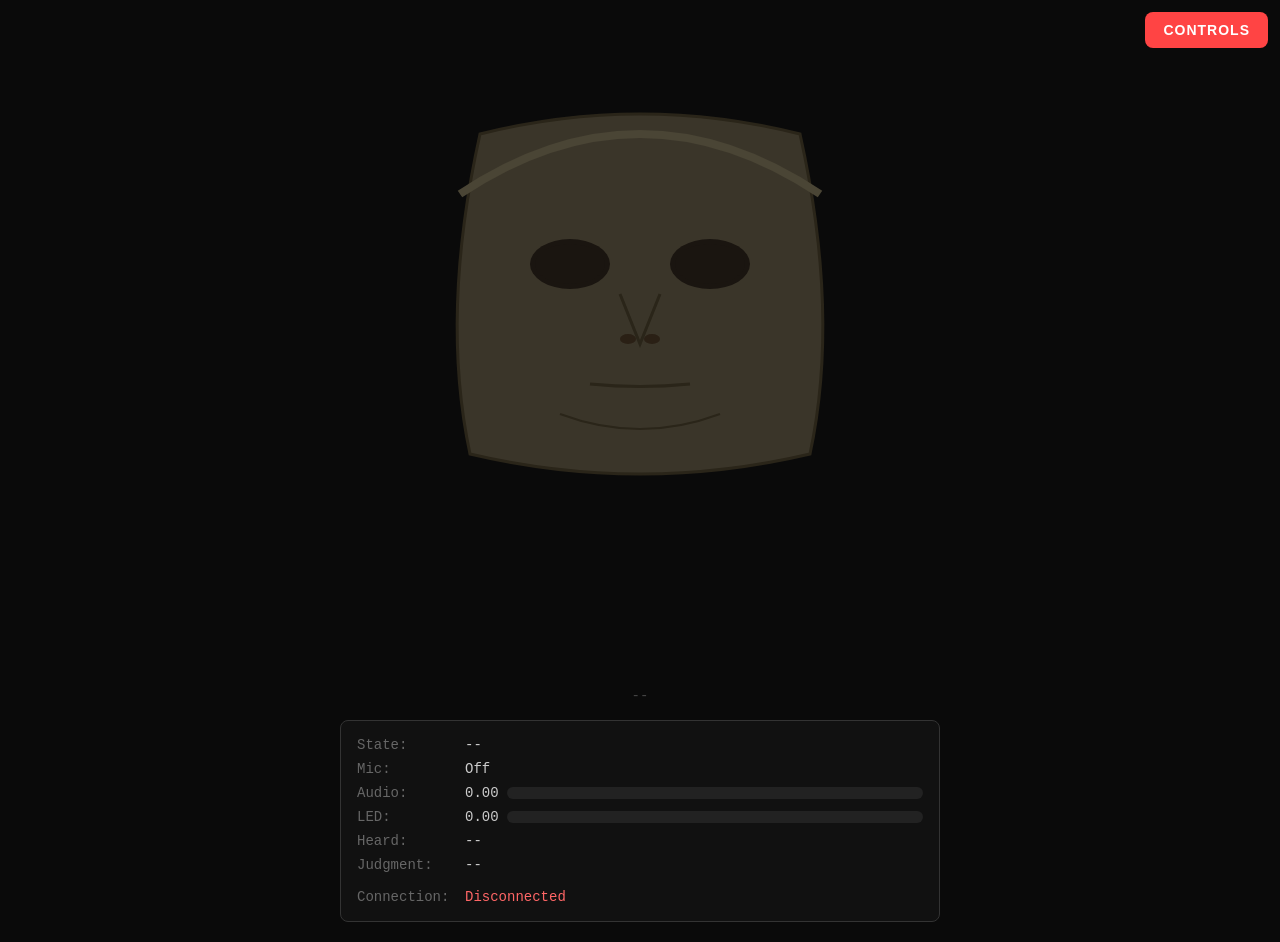
<file: ui/combined/index.html>
<!DOCTYPE html>
<html lang="en">
<head>
    <meta charset="UTF-8">
    <meta name="viewport" content="width=device-width, initial-scale=1.0, user-scalable=no">
    <title>Olmec</title>
    <link rel="stylesheet" href="style.css">
</head>
<body>
    <!-- Olmec face — always visible -->
    <div id="olmec-view">
        <canvas id="olmec-canvas" width="600" height="700"></canvas>
        <div id="audio-unlock-prompt" style="display:none" onclick="unlockAudio(); this.style.display='none';">
            Click here to enable audio
        </div>
        <div id="debug-panel">
            <div class="debug-row">
                <span class="label">State:</span>
                <span id="debug-state">--</span>
            </div>
            <div class="debug-row">
                <span class="label">Mic:</span>
                <span id="debug-listening">Off</span>
            </div>
            <div class="debug-row">
                <span class="label">Audio:</span>
                <span id="debug-amplitude">0.00</span>
                <div id="amplitude-bar"><div id="amplitude-fill"></div></div>
            </div>
            <div class="debug-row">
                <span class="label">LED:</span>
                <span id="debug-led">0.00</span>
                <div id="led-bar"><div id="led-fill"></div></div>
            </div>
            <div class="debug-row">
                <span class="label">Heard:</span>
                <span id="debug-stt">--</span>
            </div>
            <div class="debug-row">
                <span class="label">Judgment:</span>
                <span id="debug-judge">--</span>
            </div>
            <div class="debug-row">
                <span class="label"></span>
                <span id="debug-expected"></span>
            </div>
            <div class="debug-row">
                <span class="label">Connection:</span>
                <span id="debug-connection" class="disconnected">Disconnected</span>
            </div>
        </div>
    </div>

    <!-- Toggle button — always visible -->
    <button id="panel-toggle" onclick="togglePanel()">CONTROLS</button>

    <!-- Operator panel — slides in from right -->
    <div id="operator-panel" class="panel-hidden">
        <div id="panel-content">
            <header>
                <h1>OLMEC</h1>
                <div id="connection-status" class="status disconnected">Disconnected</div>
                <div id="state-display" class="state">--</div>
            </header>

            <!-- Mode Toggle -->
            <section class="mode-toggle">
                <button id="btn-wandering" class="mode-btn active" onclick="setMode('wandering')">WANDERING</button>
                <button id="btn-quiz" class="mode-btn" onclick="setMode('quiz')">QUIZ</button>
            </section>

            <!-- Quiz Controls -->
            <section id="quiz-controls" class="panel" style="display:none">
                <div class="question-buttons">
                    <button id="btn-next-question" class="btn btn-primary btn-large" onclick="nextQuestion()">
                        NEXT QUESTION
                    </button>
                    <button id="btn-repeat-question" class="btn btn-secondary btn-large" onclick="repeatQuestion()">
                        REPEAT
                    </button>
                </div>
                <div id="question-info"></div>
                <button id="btn-listen" class="btn btn-listen btn-large" onclick="toggleListen()">
                    LISTEN
                </button>
                <div id="stt-result"></div>
                <div id="auto-judge-result"></div>
                <div class="judgment-buttons">
                    <button id="btn-correct" class="btn btn-correct btn-large" onclick="judgeCorrect()">
                        CORRECT
                    </button>
                    <button id="btn-incorrect" class="btn btn-incorrect btn-large" onclick="judgeIncorrect()">
                        INCORRECT
                    </button>
                </div>
                <div class="slider-group">
                    <label>Difficulty: <span id="difficulty-value">3</span></label>
                    <input type="range" id="difficulty-slider" min="1" max="5" value="3"
                           oninput="setDifficulty(this.value)">
                </div>
            </section>

            <!-- Wandering Controls -->
            <section id="wandering-controls" class="panel">
                <button class="btn btn-primary btn-large" onclick="playRandomWandering()">
                    SAY SOMETHING
                </button>
                <div id="wandering-clips" class="clip-grid"></div>
            </section>

            <!-- Canned Phrases -->
            <section class="panel">
                <h2>Soundboard</h2>
                <div id="canned-clips" class="clip-grid"></div>
            </section>

            <!-- Settings -->
            <section class="panel settings">
                <div class="slider-group">
                    <label>Volume: <span id="volume-value">100</span>%</label>
                    <input type="range" id="volume-slider" min="0" max="100" value="100"
                           oninput="setVolume(this.value)">
                </div>
                <div class="toggle-group">
                    <label>
                        <input type="checkbox" id="jello-toggle" checked onchange="setJelloShots(this.checked)">
                        Jello Shots Available
                    </label>
                </div>
                <div class="toggle-group">
                    <label>LLM Mode:</label>
                    <select id="llm-mode" onchange="setLLMMode(this.value)">
                        <option value="offline">Offline (Pre-canned)</option>
                        <option value="local">Local LLM</option>
                        <option value="cloud">Cloud (Claude + ElevenLabs)</option>
                    </select>
                </div>
            </section>
        </div>
    </div>

    <script src="app.js"></script>
</body>
</html>
</file>
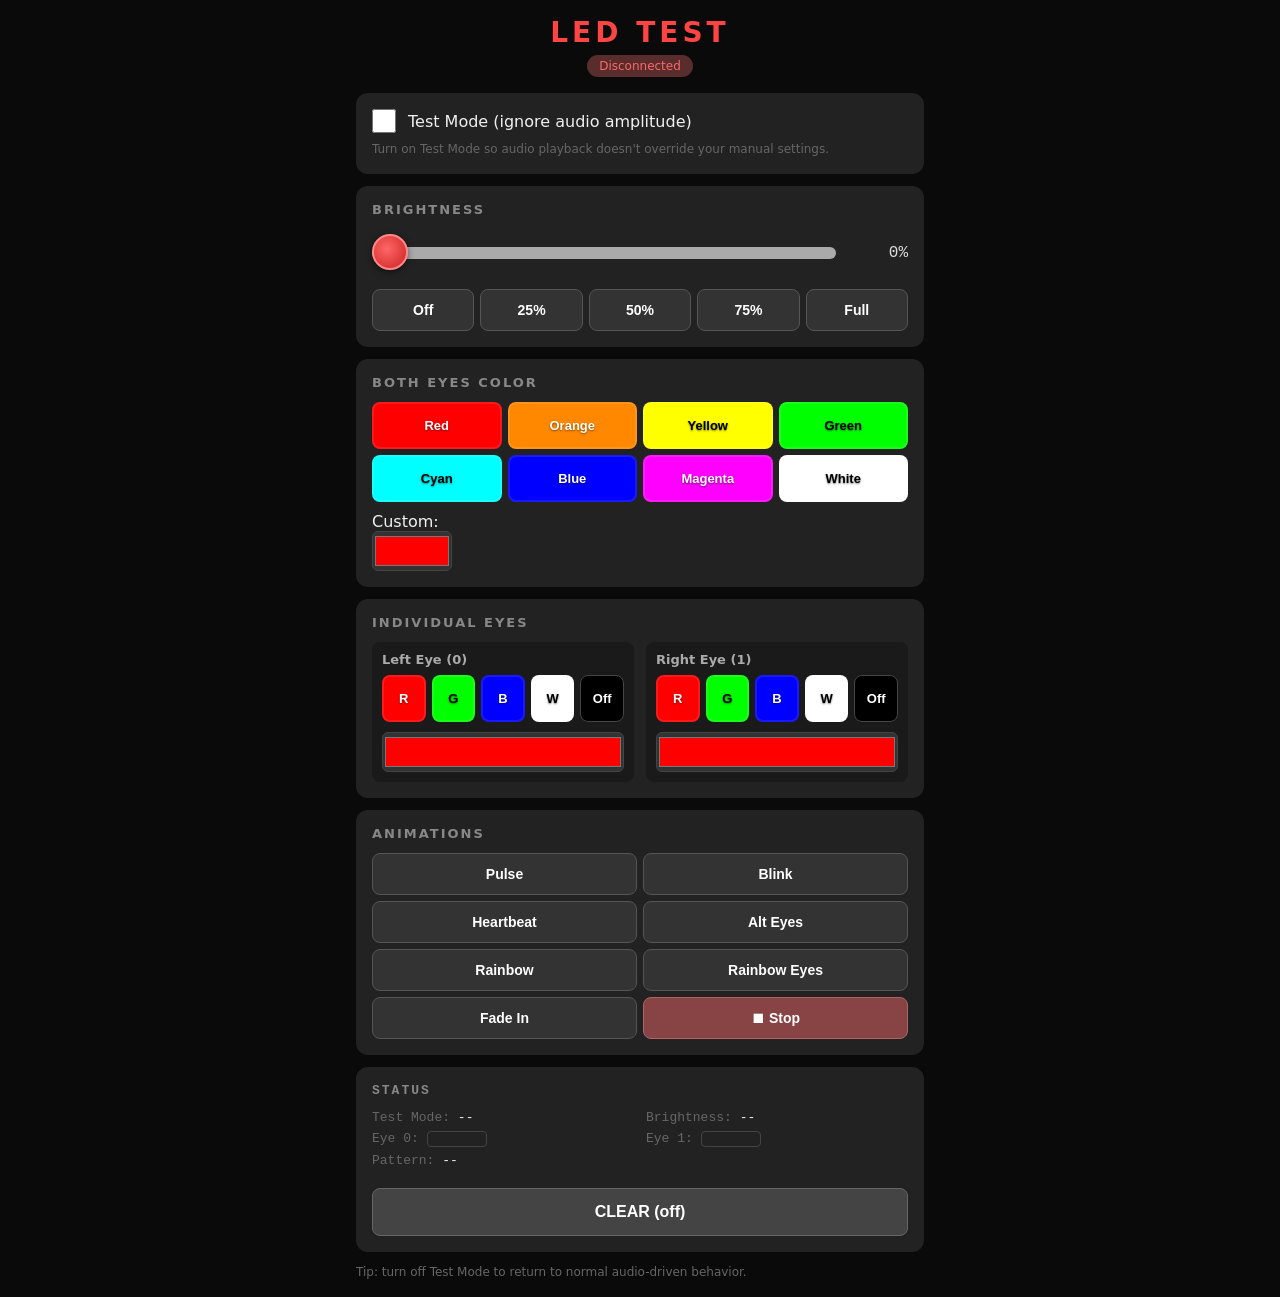
<file: ui/leds/index.html>
<!DOCTYPE html>
<html lang="en">
<head>
    <meta charset="UTF-8">
    <meta name="viewport" content="width=device-width, initial-scale=1.0">
    <title>Olmec LED Test</title>
    <link rel="stylesheet" href="style.css">
</head>
<body>
    <div id="app">
        <header>
            <h1>LED TEST</h1>
            <div id="connection-status" class="status disconnected">Disconnected</div>
        </header>

        <!-- Test mode toggle -->
        <section class="panel">
            <div class="row">
                <label class="big-toggle">
                    <input type="checkbox" id="test-mode-toggle" onchange="setTestMode(this.checked)">
                    <span>Test Mode (ignore audio amplitude)</span>
                </label>
            </div>
            <p class="hint">Turn on Test Mode so audio playback doesn't override your manual settings.</p>
        </section>

        <!-- Brightness -->
        <section class="panel">
            <h2>Brightness</h2>
            <div class="slider-group">
                <input type="range" id="brightness-slider" min="0" max="100" value="0"
                       oninput="setBrightness(this.value)">
                <div class="slider-value"><span id="brightness-value">0</span>%</div>
            </div>
            <div class="quick-buttons">
                <button class="btn" onclick="setBrightnessQuick(0)">Off</button>
                <button class="btn" onclick="setBrightnessQuick(25)">25%</button>
                <button class="btn" onclick="setBrightnessQuick(50)">50%</button>
                <button class="btn" onclick="setBrightnessQuick(75)">75%</button>
                <button class="btn" onclick="setBrightnessQuick(100)">Full</button>
            </div>
        </section>

        <!-- Both eyes color -->
        <section class="panel">
            <h2>Both Eyes Color</h2>
            <div class="color-grid">
                <button class="color-btn" style="background:#ff0000" onclick="setColor([255,0,0])">Red</button>
                <button class="color-btn" style="background:#ff8800" onclick="setColor([255,136,0])">Orange</button>
                <button class="color-btn" style="background:#ffff00; color:#000" onclick="setColor([255,255,0])">Yellow</button>
                <button class="color-btn" style="background:#00ff00; color:#000" onclick="setColor([0,255,0])">Green</button>
                <button class="color-btn" style="background:#00ffff; color:#000" onclick="setColor([0,255,255])">Cyan</button>
                <button class="color-btn" style="background:#0000ff" onclick="setColor([0,0,255])">Blue</button>
                <button class="color-btn" style="background:#ff00ff" onclick="setColor([255,0,255])">Magenta</button>
                <button class="color-btn" style="background:#ffffff; color:#000" onclick="setColor([255,255,255])">White</button>
            </div>
            <div class="row">
                <label>Custom: <input type="color" id="custom-color" value="#ff0000" oninput="setCustomColor()"></label>
            </div>
        </section>

        <!-- Per-eye control -->
        <section class="panel">
            <h2>Individual Eyes</h2>
            <div class="eye-row">
                <div class="eye-block">
                    <h3>Left Eye (0)</h3>
                    <div class="color-grid small">
                        <button class="color-btn" style="background:#ff0000" onclick="setEye(0,[255,0,0])">R</button>
                        <button class="color-btn" style="background:#00ff00; color:#000" onclick="setEye(0,[0,255,0])">G</button>
                        <button class="color-btn" style="background:#0000ff" onclick="setEye(0,[0,0,255])">B</button>
                        <button class="color-btn" style="background:#ffffff; color:#000" onclick="setEye(0,[255,255,255])">W</button>
                        <button class="color-btn" style="background:#000; color:#fff; border:1px solid #444" onclick="setEye(0,[0,0,0])">Off</button>
                    </div>
                    <input type="color" value="#ff0000" oninput="setEyeColor(0, this.value)">
                </div>
                <div class="eye-block">
                    <h3>Right Eye (1)</h3>
                    <div class="color-grid small">
                        <button class="color-btn" style="background:#ff0000" onclick="setEye(1,[255,0,0])">R</button>
                        <button class="color-btn" style="background:#00ff00; color:#000" onclick="setEye(1,[0,255,0])">G</button>
                        <button class="color-btn" style="background:#0000ff" onclick="setEye(1,[0,0,255])">B</button>
                        <button class="color-btn" style="background:#ffffff; color:#000" onclick="setEye(1,[255,255,255])">W</button>
                        <button class="color-btn" style="background:#000; color:#fff; border:1px solid #444" onclick="setEye(1,[0,0,0])">Off</button>
                    </div>
                    <input type="color" value="#ff0000" oninput="setEyeColor(1, this.value)">
                </div>
            </div>
        </section>

        <!-- Patterns -->
        <section class="panel">
            <h2>Animations</h2>
            <div class="pattern-grid">
                <button class="btn" onclick="runPattern('pulse')">Pulse</button>
                <button class="btn" onclick="runPattern('blink')">Blink</button>
                <button class="btn" onclick="runPattern('heartbeat')">Heartbeat</button>
                <button class="btn" onclick="runPattern('alternate_eyes')">Alt Eyes</button>
                <button class="btn" onclick="runPattern('rainbow')">Rainbow</button>
                <button class="btn" onclick="runPattern('rainbow_eyes')">Rainbow Eyes</button>
                <button class="btn" onclick="runPattern('fade_in')">Fade In</button>
                <button class="btn btn-stop" onclick="stopPattern()">⏹ Stop</button>
            </div>
        </section>

        <!-- Status / Quick Actions -->
        <section class="panel status-panel">
            <h2>Status</h2>
            <div class="status-grid">
                <div><span class="label">Test Mode:</span> <span id="status-test-mode">--</span></div>
                <div><span class="label">Brightness:</span> <span id="status-brightness">--</span></div>
                <div><span class="label">Eye 0:</span> <span class="color-swatch" id="status-eye0"></span></div>
                <div><span class="label">Eye 1:</span> <span class="color-swatch" id="status-eye1"></span></div>
                <div><span class="label">Pattern:</span> <span id="status-pattern">--</span></div>
            </div>
            <button class="btn btn-clear" onclick="clearAll()">CLEAR (off)</button>
        </section>

        <p class="hint">Tip: turn off Test Mode to return to normal audio-driven behavior.</p>
    </div>
    <script src="app.js"></script>
</body>
</html>
</file>
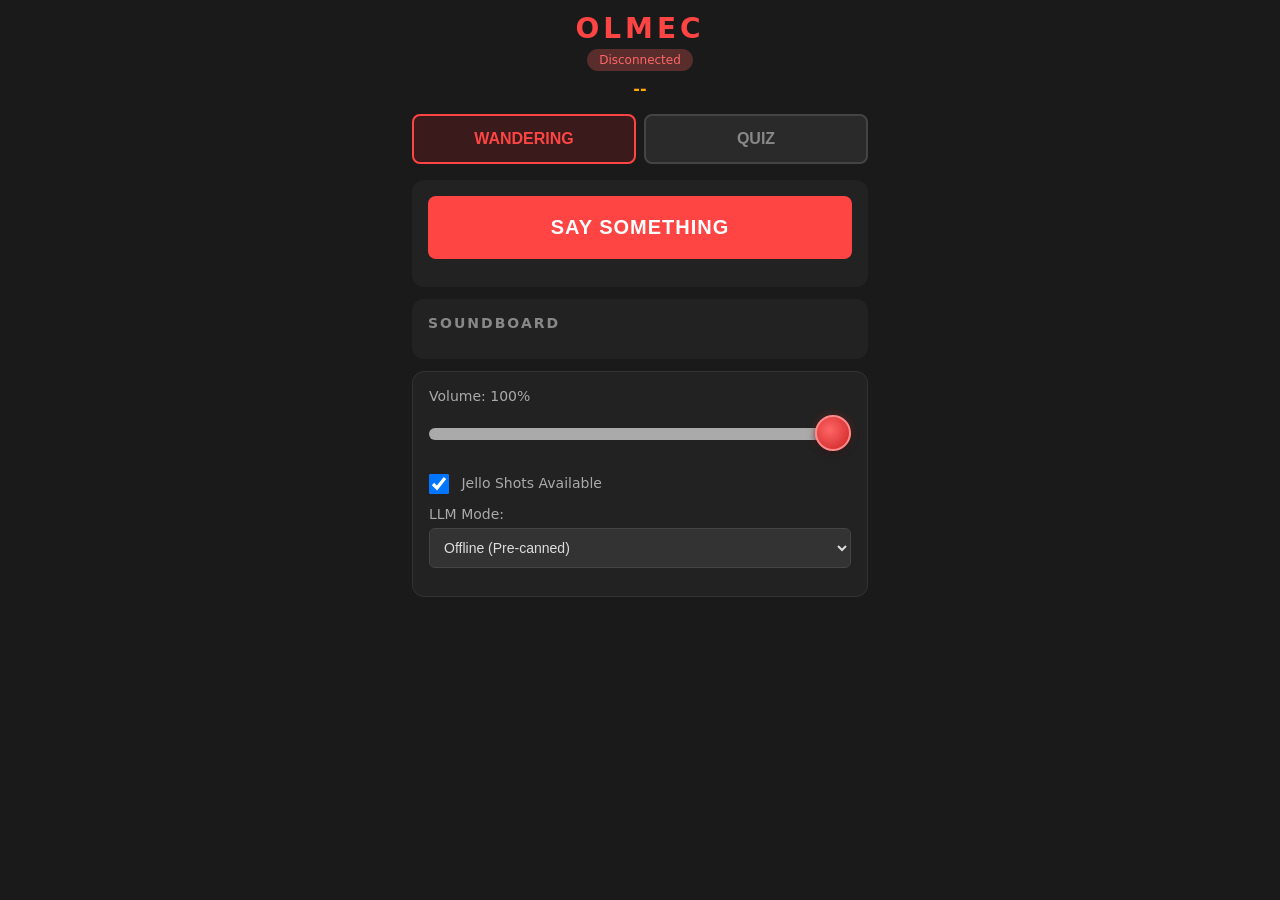
<file: ui/operator/index.html>
<!DOCTYPE html>
<html lang="en">
<head>
    <meta charset="UTF-8">
    <meta name="viewport" content="width=device-width, initial-scale=1.0, user-scalable=no">
    <title>Olmec Control</title>
    <link rel="stylesheet" href="style.css">
</head>
<body>
    <div id="app">
        <header>
            <h1>OLMEC</h1>
            <div id="connection-status" class="status disconnected">Disconnected</div>
            <div id="state-display" class="state">--</div>
        </header>

        <!-- Mode Toggle -->
        <section class="mode-toggle">
            <button id="btn-wandering" class="mode-btn active" onclick="setMode('wandering')">WANDERING</button>
            <button id="btn-quiz" class="mode-btn" onclick="setMode('quiz')">QUIZ</button>
        </section>

        <!-- Quiz Controls -->
        <section id="quiz-controls" class="panel" style="display:none">
            <div class="question-buttons">
                <button id="btn-next-question" class="btn btn-primary btn-large" onclick="nextQuestion()">
                    NEXT QUESTION
                </button>
                <button id="btn-repeat-question" class="btn btn-secondary btn-large" onclick="repeatQuestion()">
                    REPEAT
                </button>
            </div>
            <div id="question-info"></div>
            <button id="btn-listen" class="btn btn-listen btn-large" onclick="toggleListen()">
                LISTEN
            </button>
            <div id="stt-result"></div>
            <div id="auto-judge-result"></div>
            <div class="judgment-buttons">
                <button id="btn-correct" class="btn btn-correct btn-large" onclick="judgeCorrect()">
                    CORRECT
                </button>
                <button id="btn-incorrect" class="btn btn-incorrect btn-large" onclick="judgeIncorrect()">
                    INCORRECT
                </button>
            </div>
            <div class="slider-group">
                <label>Difficulty: <span id="difficulty-value">3</span></label>
                <input type="range" id="difficulty-slider" min="1" max="5" value="3"
                       oninput="setDifficulty(this.value)">
            </div>
        </section>

        <!-- Wandering Controls -->
        <section id="wandering-controls" class="panel">
            <button class="btn btn-primary btn-large" onclick="playRandomWandering()">
                SAY SOMETHING
            </button>
            <div id="wandering-clips" class="clip-grid">
                <!-- Populated dynamically -->
            </div>
        </section>

        <!-- Canned Phrases -->
        <section class="panel">
            <h2>Soundboard</h2>
            <div id="canned-clips" class="clip-grid">
                <!-- Populated dynamically -->
            </div>
        </section>

        <!-- Settings -->
        <section class="panel settings">
            <div class="slider-group">
                <label>Volume: <span id="volume-value">100</span>%</label>
                <input type="range" id="volume-slider" min="0" max="100" value="100"
                       oninput="setVolume(this.value)">
            </div>
            <div class="toggle-group">
                <label>
                    <input type="checkbox" id="jello-toggle" checked onchange="setJelloShots(this.checked)">
                    Jello Shots Available
                </label>
            </div>
            <div class="toggle-group">
                <label>LLM Mode:</label>
                <select id="llm-mode" onchange="setLLMMode(this.value)">
                    <option value="offline">Offline (Pre-canned)</option>
                    <option value="local">Local LLM</option>
                    <option value="cloud">Cloud (Claude + ElevenLabs)</option>
                </select>
            </div>
        </section>
    </div>
    <script src="app.js"></script>
</body>
</html>
</file>
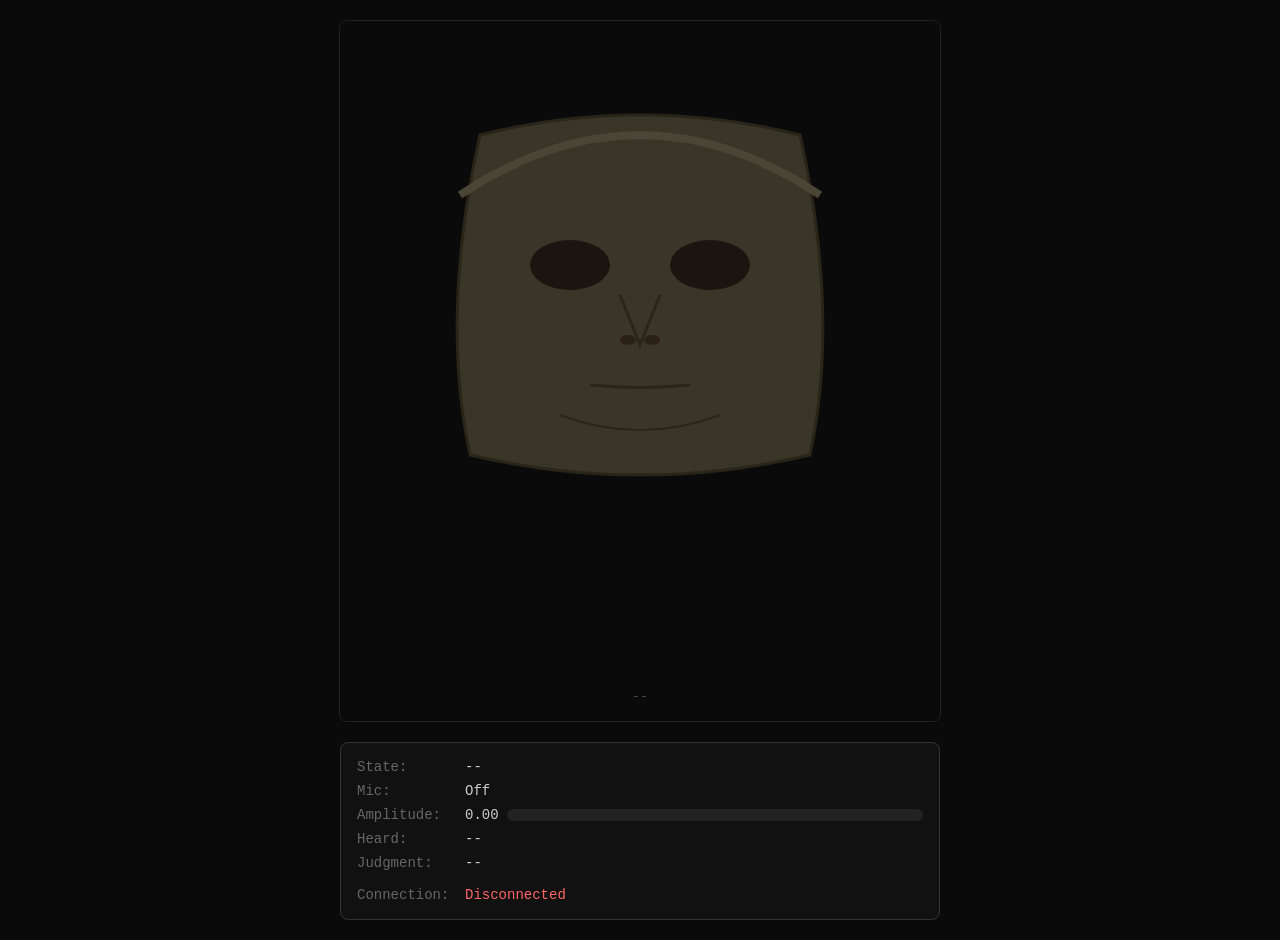
<file: ui/twin/index.html>
<!DOCTYPE html>
<html lang="en">
<head>
    <meta charset="UTF-8">
    <meta name="viewport" content="width=device-width, initial-scale=1.0">
    <title>Olmec Digital Twin</title>
    <link rel="stylesheet" href="style.css">
</head>
<body>
    <div id="app">
        <div id="audio-unlock-prompt" style="display:none; background:#cc4400; color:white; padding:12px 20px; border-radius:8px; cursor:pointer; font-size:16px; text-align:center;" onclick="unlockAudio(); this.style.display='none';">
            Click here to enable audio
        </div>
        <canvas id="olmec-canvas" width="600" height="700"></canvas>
        <div id="debug-panel">
            <div class="debug-row">
                <span class="label">State:</span>
                <span id="debug-state">--</span>
            </div>
            <div class="debug-row">
                <span class="label">Mic:</span>
                <span id="debug-listening">Off</span>
            </div>
            <div class="debug-row">
                <span class="label">Amplitude:</span>
                <span id="debug-amplitude">0.00</span>
                <div id="amplitude-bar"><div id="amplitude-fill"></div></div>
            </div>
            <div class="debug-row">
                <span class="label">Heard:</span>
                <span id="debug-stt">--</span>
            </div>
            <div class="debug-row">
                <span class="label">Judgment:</span>
                <span id="debug-judge">--</span>
            </div>
            <div class="debug-row">
                <span class="label"></span>
                <span id="debug-expected"></span>
            </div>
            <div class="debug-row">
                <span class="label">Connection:</span>
                <span id="debug-connection" class="disconnected">Disconnected</span>
            </div>
        </div>
    </div>
    <script src="olmec.js"></script>
</body>
</html>
</file>
<file: ui/combined/style.css>
/* Combined Olmec + Operator UI */
* {
    box-sizing: border-box;
    margin: 0;
    padding: 0;
}

body {
    background: #0a0a0a;
    color: #f0f0f0;
    font-family: -apple-system, BlinkMacSystemFont, 'Segoe UI', system-ui, sans-serif;
    min-height: 100vh;
    overflow-x: hidden;
    -webkit-user-select: none;
    user-select: none;
}

/* --- Olmec View (always visible) --- */
#olmec-view {
    display: flex;
    flex-direction: column;
    align-items: center;
    padding: 20px;
    transition: margin-right 0.3s ease;
}

body.panel-open #olmec-view {
    margin-right: 380px;
}

#olmec-canvas {
    max-width: 100%;
    height: auto;
}

#audio-unlock-prompt {
    background: #cc4400;
    color: white;
    padding: 12px 20px;
    border-radius: 8px;
    cursor: pointer;
    font-size: 16px;
    text-align: center;
    position: fixed;
    top: 10px;
    left: 50%;
    transform: translateX(-50%);
    z-index: 100;
}

/* --- Debug Panel --- */
#debug-panel {
    background: #111;
    border: 1px solid #333;
    border-radius: 8px;
    padding: 16px;
    width: 600px;
    max-width: 100%;
    font-size: 14px;
    font-family: 'Courier New', monospace;
    color: #ccc;
}

.debug-row {
    display: flex;
    align-items: center;
    gap: 8px;
    margin-bottom: 8px;
}

.debug-row:last-child { margin-bottom: 0; }
.label { color: #666; min-width: 100px; }

#amplitude-bar,
#led-bar {
    flex: 1;
    height: 12px;
    background: #222;
    border-radius: 6px;
    overflow: hidden;
}

#amplitude-fill {
    height: 100%;
    width: 0%;
    background: #6699ff;
    border-radius: 6px;
    transition: width 0.05s linear;
}

#led-fill {
    height: 100%;
    width: 0%;
    background: linear-gradient(90deg, #aa2222, #ff4444, #ffaaaa);
    border-radius: 6px;
    box-shadow: 0 0 8px rgba(255, 80, 30, 0.6);
    transition: width 0.05s linear;
}

.connected { color: #66ff66; }
.disconnected { color: #ff6666; }

.listening-active {
    color: #ff8800;
    font-weight: bold;
    animation: pulse-mic 1s infinite;
}

@keyframes pulse-mic {
    0%, 100% { opacity: 1; }
    50% { opacity: 0.5; }
}

.judge-correct { color: #66ff66; font-weight: bold; }
.judge-incorrect { color: #ff6666; font-weight: bold; }
#debug-expected { color: #ffaa00; font-style: italic; }

/* --- Panel Toggle Button --- */
#panel-toggle {
    position: fixed;
    top: 12px;
    right: 12px;
    z-index: 200;
    padding: 10px 18px;
    font-size: 14px;
    font-weight: bold;
    letter-spacing: 1px;
    background: #ff4444;
    color: white;
    border: none;
    border-radius: 8px;
    cursor: pointer;
}

#panel-toggle:active { opacity: 0.8; }

body.panel-open #panel-toggle {
    right: 372px;
}

/* --- Operator Panel (slides from right) --- */
#operator-panel {
    position: fixed;
    top: 0;
    right: 0;
    width: 370px;
    height: 100vh;
    background: #1a1a1a;
    border-left: 1px solid #333;
    overflow-y: auto;
    z-index: 150;
    transition: transform 0.3s ease;
}

#operator-panel.panel-hidden {
    transform: translateX(100%);
}

#operator-panel.panel-visible {
    transform: translateX(0);
}

#panel-content {
    padding: 12px;
}

/* --- Operator UI Styles (from operator/style.css) --- */
header {
    text-align: center;
    margin-bottom: 16px;
}

header h1 {
    font-size: 24px;
    color: #ff4444;
    letter-spacing: 4px;
}

.status {
    font-size: 12px;
    padding: 4px 12px;
    border-radius: 12px;
    display: inline-block;
    margin: 4px 0;
}

.status.connected { background: #2d5a2d; color: #66ff66; }
.status.disconnected { background: #5a2d2d; color: #ff6666; }

.state {
    font-size: 16px;
    font-weight: bold;
    color: #ffaa00;
    margin-top: 4px;
}

.mode-toggle {
    display: flex;
    gap: 8px;
    margin-bottom: 16px;
}

.mode-btn {
    flex: 1;
    padding: 12px;
    font-size: 14px;
    font-weight: bold;
    border: 2px solid #444;
    border-radius: 8px;
    background: #2a2a2a;
    color: #888;
    cursor: pointer;
}

.mode-btn.active {
    border-color: #ff4444;
    color: #ff4444;
    background: #3a1a1a;
}

.panel {
    background: #222;
    border-radius: 12px;
    padding: 14px;
    margin-bottom: 12px;
}

.panel h2 {
    font-size: 13px;
    color: #888;
    text-transform: uppercase;
    letter-spacing: 2px;
    margin-bottom: 10px;
}

.btn {
    border: none;
    border-radius: 8px;
    cursor: pointer;
    font-weight: bold;
    text-transform: uppercase;
    letter-spacing: 1px;
    transition: opacity 0.1s;
}

.btn:active { opacity: 0.7; }
.btn:disabled { opacity: 0.3; cursor: not-allowed; }

.btn-large {
    width: 100%;
    padding: 16px;
    font-size: 16px;
    margin-bottom: 10px;
}

.btn-primary { background: #ff4444; color: white; }
.btn-secondary { background: #555; color: white; }
.btn-correct { background: #22aa22; color: white; }
.btn-incorrect { background: #cc2222; color: white; }

.question-buttons {
    display: flex;
    gap: 8px;
    margin-bottom: 10px;
}
.question-buttons .btn-next-question { flex: 2; }
.question-buttons .btn-secondary { flex: 1; }
.question-buttons .btn { margin-bottom: 0; }
#btn-next-question { flex: 2; }
#btn-repeat-question { flex: 1; }

.btn-listen { background: #2a5a8a; color: white; }
.btn-listen.listening {
    background: #cc6600;
    animation: pulse-listen 1s infinite;
}

@keyframes pulse-listen {
    0%, 100% { opacity: 1; }
    50% { opacity: 0.7; }
}

.judgment-buttons {
    display: flex;
    gap: 8px;
}

.judgment-buttons .btn { flex: 1; }

.clip-grid {
    display: grid;
    grid-template-columns: 1fr 1fr;
    gap: 6px;
}

.clip-btn {
    padding: 12px 6px;
    font-size: 12px;
    background: #333;
    color: #ddd;
    border: 1px solid #444;
    border-radius: 8px;
    cursor: pointer;
    text-align: center;
    word-break: break-word;
}

.clip-btn:active { background: #555; }

.slider-group { margin-bottom: 12px; }
.slider-group label {
    display: block;
    font-size: 13px;
    margin-bottom: 6px;
    color: #aaa;
}

input[type="range"] {
    width: 100%;
    height: 48px;
    -webkit-appearance: none;
    background: transparent;
    padding: 0;
}

input[type="range"]::-webkit-slider-runnable-track {
    height: 12px;
    background: #aaa;
    border-radius: 6px;
    border: none;
}

input[type="range"]::-webkit-slider-thumb {
    -webkit-appearance: none;
    width: 36px;
    height: 36px;
    background: radial-gradient(circle at 40% 40%, #ff6666, #cc2222);
    border-radius: 50%;
    margin-top: -13px;
    border: 2px solid #ff8888;
    box-shadow: 0 2px 6px rgba(0, 0, 0, 0.5), 0 0 8px rgba(255, 68, 68, 0.3);
}

.toggle-group {
    margin-bottom: 12px;
    font-size: 13px;
    color: #aaa;
}

.toggle-group input[type="checkbox"] {
    width: 20px;
    height: 20px;
    margin-right: 8px;
    vertical-align: middle;
}

.toggle-group select {
    width: 100%;
    padding: 10px;
    font-size: 13px;
    background: #333;
    color: #ddd;
    border: 1px solid #444;
    border-radius: 6px;
    margin-top: 6px;
}

.settings { border: 1px solid #333; }

/* Question display */
#question-info { margin-bottom: 10px; }

.question-text {
    font-size: 14px;
    color: #fff;
    padding: 10px;
    background: #2a2a2a;
    border-radius: 8px;
    border-left: 4px solid #ff4444;
    margin-bottom: 6px;
}

.question-answer {
    font-size: 16px;
    font-weight: bold;
    color: #ffaa00;
    padding: 6px 10px;
}

.question-meta {
    font-size: 11px;
    color: #666;
    padding: 0 10px 6px;
    text-transform: uppercase;
    letter-spacing: 1px;
}

#stt-result {
    font-size: 13px;
    color: #aaa;
    padding: 0 4px;
    min-height: 18px;
}

#stt-result .transcription { color: #ddd; font-style: italic; }

#auto-judge-result {
    font-size: 13px;
    padding: 4px;
    margin-bottom: 8px;
    min-height: 18px;
}

#auto-judge-result .correct { color: #66ff66; font-weight: bold; }
#auto-judge-result .incorrect { color: #ff6666; font-weight: bold; }

/* --- Mobile: panel goes full width --- */
@media (max-width: 800px) {
    #operator-panel {
        width: 100%;
    }

    body.panel-open #olmec-view {
        margin-right: 0;
        display: none;
    }

    body.panel-open #panel-toggle {
        right: 12px;
    }
}
</file>
<file: ui/leds/style.css>
* { box-sizing: border-box; margin: 0; padding: 0; }

body {
    background: #0a0a0a;
    color: #f0f0f0;
    font-family: -apple-system, BlinkMacSystemFont, system-ui, sans-serif;
    min-height: 100vh;
    -webkit-user-select: none;
    user-select: none;
}

#app {
    max-width: 600px;
    margin: 0 auto;
    padding: 16px;
}

header {
    text-align: center;
    margin-bottom: 16px;
}

header h1 {
    font-size: 28px;
    color: #ff4444;
    letter-spacing: 4px;
}

.status {
    font-size: 12px;
    padding: 4px 12px;
    border-radius: 12px;
    display: inline-block;
    margin-top: 6px;
}
.status.connected { background: #2d5a2d; color: #66ff66; }
.status.disconnected { background: #5a2d2d; color: #ff6666; }

.panel {
    background: #222;
    border-radius: 12px;
    padding: 16px;
    margin-bottom: 12px;
}

.panel h2 {
    font-size: 13px;
    color: #888;
    text-transform: uppercase;
    letter-spacing: 2px;
    margin-bottom: 12px;
}

.panel h3 {
    font-size: 13px;
    color: #aaa;
    margin-bottom: 8px;
}

.row { display: flex; align-items: center; gap: 12px; }
.hint { font-size: 12px; color: #666; margin-top: 8px; line-height: 1.4; }

/* Big toggle */
.big-toggle {
    display: flex;
    align-items: center;
    gap: 12px;
    cursor: pointer;
    font-size: 16px;
}
.big-toggle input[type="checkbox"] {
    width: 24px;
    height: 24px;
}

/* Sliders */
.slider-group {
    display: flex;
    align-items: center;
    gap: 12px;
    margin-bottom: 12px;
}
input[type="range"] {
    flex: 1;
    height: 48px;
    -webkit-appearance: none;
    background: transparent;
}
input[type="range"]::-webkit-slider-runnable-track {
    height: 12px;
    background: #aaa;
    border-radius: 6px;
}
input[type="range"]::-webkit-slider-thumb {
    -webkit-appearance: none;
    width: 36px; height: 36px;
    background: radial-gradient(circle at 40% 40%, #ff6666, #cc2222);
    border-radius: 50%;
    margin-top: -13px;
    border: 2px solid #ff8888;
    box-shadow: 0 2px 6px rgba(0,0,0,0.5);
}
.slider-value {
    width: 60px;
    text-align: right;
    font-family: monospace;
    font-size: 16px;
    color: #ddd;
}

/* Buttons */
.btn {
    padding: 12px 14px;
    background: #333;
    color: #fff;
    border: 1px solid #555;
    border-radius: 8px;
    cursor: pointer;
    font-size: 14px;
    font-weight: bold;
}
.btn:active { opacity: 0.7; }

.btn-stop { background: #884444; border-color: #aa6666; }
.btn-clear {
    width: 100%;
    padding: 14px;
    margin-top: 12px;
    background: #444;
    color: #fff;
    border: 1px solid #666;
    border-radius: 8px;
    cursor: pointer;
    font-size: 16px;
    font-weight: bold;
}

.quick-buttons {
    display: grid;
    grid-template-columns: repeat(5, 1fr);
    gap: 6px;
}

/* Color buttons */
.color-grid {
    display: grid;
    grid-template-columns: repeat(4, 1fr);
    gap: 6px;
    margin-bottom: 10px;
}
.color-grid.small {
    grid-template-columns: repeat(5, 1fr);
}
.color-btn {
    padding: 14px 8px;
    border: 2px solid rgba(255,255,255,0.1);
    border-radius: 8px;
    cursor: pointer;
    font-weight: bold;
    color: #fff;
    text-shadow: 0 1px 2px rgba(0,0,0,0.5);
    font-size: 13px;
}
.color-btn:active { transform: scale(0.95); }

input[type="color"] {
    width: 100%;
    height: 40px;
    border: 1px solid #444;
    border-radius: 6px;
    cursor: pointer;
    background: #333;
}

/* Eye row */
.eye-row {
    display: grid;
    grid-template-columns: 1fr 1fr;
    gap: 12px;
}
.eye-block {
    background: #1a1a1a;
    border-radius: 8px;
    padding: 10px;
}

/* Patterns */
.pattern-grid {
    display: grid;
    grid-template-columns: repeat(2, 1fr);
    gap: 6px;
}

/* Status */
.status-panel { font-family: monospace; }
.status-grid {
    display: grid;
    grid-template-columns: 1fr 1fr;
    gap: 6px 12px;
    font-size: 13px;
    margin-bottom: 8px;
}
.status-grid .label { color: #666; }
.color-swatch {
    display: inline-block;
    width: 60px;
    height: 16px;
    border-radius: 4px;
    border: 1px solid #444;
    vertical-align: middle;
}
</file>
<file: ui/operator/style.css>
/* Operator UI — optimized for phone in sunlight */
* {
    box-sizing: border-box;
    margin: 0;
    padding: 0;
}

body {
    font-family: -apple-system, BlinkMacSystemFont, 'Segoe UI', system-ui, sans-serif;
    background: #1a1a1a;
    color: #f0f0f0;
    min-height: 100vh;
    -webkit-user-select: none;
    user-select: none;
}

#app {
    max-width: 480px;
    margin: 0 auto;
    padding: 12px;
}

header {
    text-align: center;
    margin-bottom: 16px;
}

header h1 {
    font-size: 28px;
    color: #ff4444;
    letter-spacing: 4px;
}

.status {
    font-size: 12px;
    padding: 4px 12px;
    border-radius: 12px;
    display: inline-block;
    margin: 4px 0;
}

.status.connected { background: #2d5a2d; color: #66ff66; }
.status.disconnected { background: #5a2d2d; color: #ff6666; }

.state {
    font-size: 16px;
    font-weight: bold;
    color: #ffaa00;
    margin-top: 4px;
}

/* Mode toggle */
.mode-toggle {
    display: flex;
    gap: 8px;
    margin-bottom: 16px;
}

.mode-btn {
    flex: 1;
    padding: 14px;
    font-size: 16px;
    font-weight: bold;
    border: 2px solid #444;
    border-radius: 8px;
    background: #2a2a2a;
    color: #888;
    cursor: pointer;
}

.mode-btn.active {
    border-color: #ff4444;
    color: #ff4444;
    background: #3a1a1a;
}

/* Panels */
.panel {
    background: #222;
    border-radius: 12px;
    padding: 16px;
    margin-bottom: 12px;
}

.panel h2 {
    font-size: 14px;
    color: #888;
    text-transform: uppercase;
    letter-spacing: 2px;
    margin-bottom: 12px;
}

/* Buttons */
.btn {
    border: none;
    border-radius: 8px;
    cursor: pointer;
    font-weight: bold;
    text-transform: uppercase;
    letter-spacing: 1px;
    transition: opacity 0.1s;
}

.btn:active {
    opacity: 0.7;
}

.btn:disabled {
    opacity: 0.3;
    cursor: not-allowed;
}

.btn-large {
    width: 100%;
    padding: 20px;
    font-size: 20px;
    margin-bottom: 12px;
}

.btn-primary {
    background: #ff4444;
    color: white;
}

.btn-secondary {
    background: #555;
    color: white;
}

.question-buttons {
    display: flex;
    gap: 8px;
    margin-bottom: 12px;
}
.question-buttons .btn { margin-bottom: 0; }
#btn-next-question { flex: 2; }
#btn-repeat-question { flex: 1; }

.btn-correct {
    background: #22aa22;
    color: white;
}

.btn-incorrect {
    background: #cc2222;
    color: white;
}

.judgment-buttons {
    display: flex;
    gap: 8px;
}

.judgment-buttons .btn {
    flex: 1;
}

/* Clip grid */
.clip-grid {
    display: grid;
    grid-template-columns: 1fr 1fr;
    gap: 8px;
}

.clip-btn {
    padding: 14px 8px;
    font-size: 13px;
    background: #333;
    color: #ddd;
    border: 1px solid #444;
    border-radius: 8px;
    cursor: pointer;
    text-align: center;
    word-break: break-word;
}

.clip-btn:active {
    background: #555;
}

/* Sliders */
.slider-group {
    margin-bottom: 12px;
}

.slider-group label {
    display: block;
    font-size: 14px;
    margin-bottom: 6px;
    color: #aaa;
}

input[type="range"] {
    width: 100%;
    height: 48px;
    -webkit-appearance: none;
    background: transparent;
    padding: 0;
}

input[type="range"]::-webkit-slider-runnable-track {
    height: 12px;
    background: #aaa;
    border-radius: 6px;
    border: none;
}

input[type="range"]::-webkit-slider-thumb {
    -webkit-appearance: none;
    width: 36px;
    height: 36px;
    background: radial-gradient(circle at 40% 40%, #ff6666, #cc2222);
    border-radius: 50%;
    margin-top: -13px;
    border: 2px solid #ff8888;
    box-shadow: 0 2px 6px rgba(0, 0, 0, 0.5), 0 0 8px rgba(255, 68, 68, 0.3);
}

/* Toggles */
.toggle-group {
    margin-bottom: 12px;
    font-size: 14px;
    color: #aaa;
}

.toggle-group input[type="checkbox"] {
    width: 20px;
    height: 20px;
    margin-right: 8px;
    vertical-align: middle;
}

.toggle-group select {
    width: 100%;
    padding: 10px;
    font-size: 14px;
    background: #333;
    color: #ddd;
    border: 1px solid #444;
    border-radius: 6px;
    margin-top: 6px;
}

/* Listen button */
.btn-listen {
    background: #2a5a8a;
    color: white;
}

.btn-listen.listening {
    background: #cc6600;
    animation: pulse-listen 1s infinite;
}

@keyframes pulse-listen {
    0%, 100% { opacity: 1; }
    50% { opacity: 0.7; }
}

/* STT result display */
#stt-result {
    font-size: 14px;
    color: #aaa;
    padding: 0 4px;
    min-height: 20px;
}

#stt-result .transcription {
    color: #ddd;
    font-style: italic;
}

#auto-judge-result {
    font-size: 14px;
    padding: 4px;
    margin-bottom: 8px;
    min-height: 20px;
}

#auto-judge-result .correct {
    color: #66ff66;
    font-weight: bold;
}

#auto-judge-result .incorrect {
    color: #ff6666;
    font-weight: bold;
}

/* Question display */
#question-info {
    margin-bottom: 12px;
}

.question-text {
    font-size: 16px;
    color: #fff;
    padding: 12px;
    background: #2a2a2a;
    border-radius: 8px;
    border-left: 4px solid #ff4444;
    margin-bottom: 6px;
}

.question-answer {
    font-size: 18px;
    font-weight: bold;
    color: #ffaa00;
    padding: 8px 12px;
}

.question-meta {
    font-size: 12px;
    color: #666;
    padding: 0 12px 8px;
    text-transform: uppercase;
    letter-spacing: 1px;
}

.settings {
    border: 1px solid #333;
}
</file>
<file: ui/twin/style.css>
/* Digital Twin */
* {
    box-sizing: border-box;
    margin: 0;
    padding: 0;
}

body {
    background: #0a0a0a;
    color: #ccc;
    font-family: 'Courier New', monospace;
    display: flex;
    justify-content: center;
    align-items: flex-start;
    min-height: 100vh;
    padding: 20px;
}

#app {
    display: flex;
    flex-direction: column;
    align-items: center;
    gap: 20px;
}

#olmec-canvas {
    border: 1px solid #222;
    border-radius: 8px;
}

#debug-panel {
    background: #111;
    border: 1px solid #333;
    border-radius: 8px;
    padding: 16px;
    width: 600px;
    font-size: 14px;
}

.debug-row {
    display: flex;
    align-items: center;
    gap: 8px;
    margin-bottom: 8px;
}

.debug-row:last-child {
    margin-bottom: 0;
}

.label {
    color: #666;
    min-width: 100px;
}

#amplitude-bar {
    flex: 1;
    height: 12px;
    background: #222;
    border-radius: 6px;
    overflow: hidden;
}

#amplitude-fill {
    height: 100%;
    width: 0%;
    background: #ff4444;
    border-radius: 6px;
    transition: width 0.05s linear;
}

.connected { color: #66ff66; }
.disconnected { color: #ff6666; }

.listening-active {
    color: #ff8800;
    font-weight: bold;
    animation: pulse-mic 1s infinite;
}

@keyframes pulse-mic {
    0%, 100% { opacity: 1; }
    50% { opacity: 0.5; }
}

.judge-correct {
    color: #66ff66;
    font-weight: bold;
}

.judge-incorrect {
    color: #ff6666;
    font-weight: bold;
}

#debug-expected {
    color: #ffaa00;
    font-style: italic;
}
</file>
